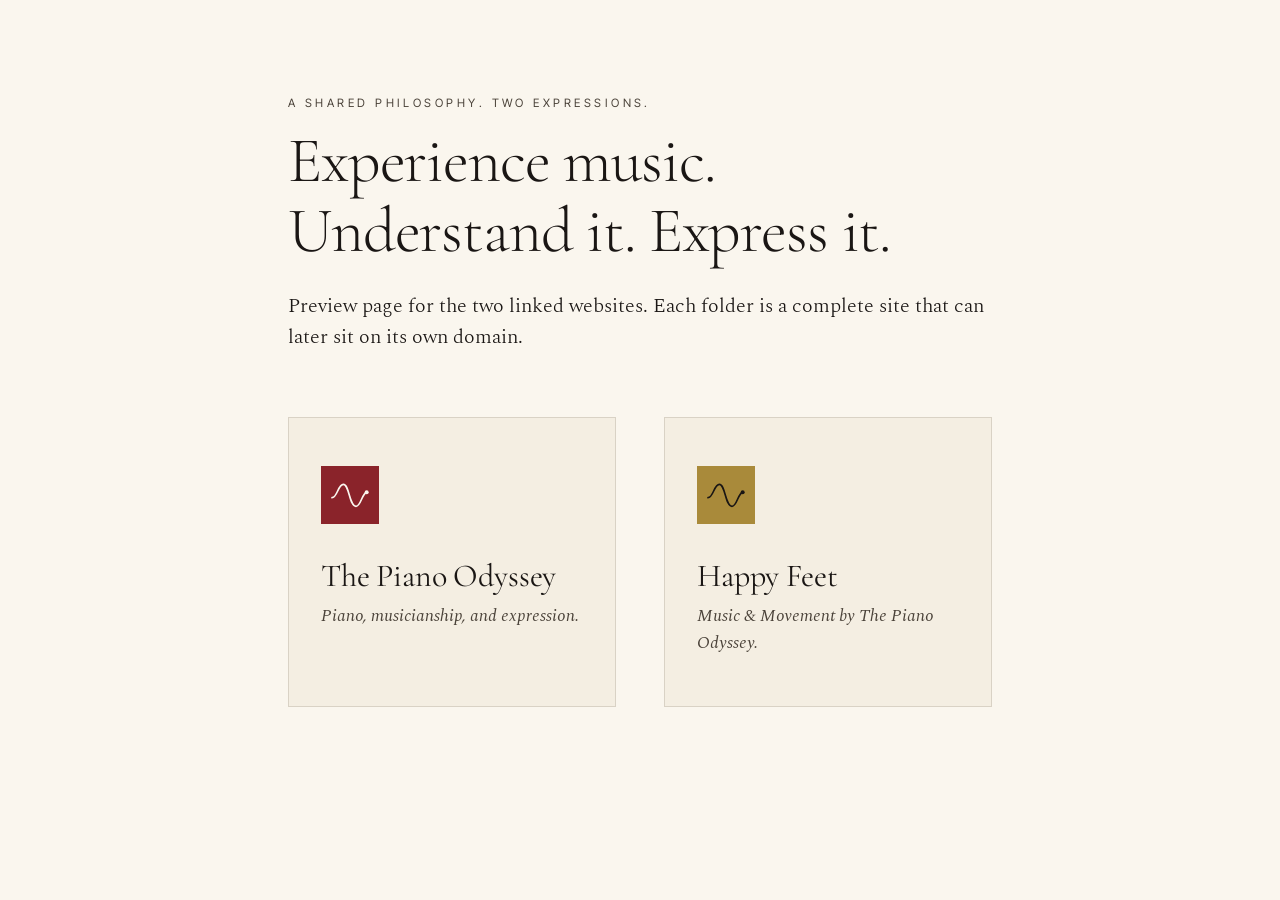
<file: index.html>
<!doctype html>
<html lang="en-SG">
<head>
  <meta charset="utf-8">
  <meta name="viewport" content="width=device-width, initial-scale=1">
  <title>The Piano Odyssey &amp; Happy Feet</title>
  <meta name="robots" content="noindex">
  <link rel="icon" href="piano-odyssey/assets/img/favicon.svg" type="image/svg+xml">
  <link rel="preconnect" href="https://fonts.googleapis.com">
  <link rel="preconnect" href="https://fonts.gstatic.com" crossorigin>
  <link rel="stylesheet" href="https://fonts.googleapis.com/css2?family=Cormorant+Garamond:ital,wght@0,300;0,400;0,500;0,600;1,400;1,500&family=Inter+Tight:wght@400;500&family=Spectral:ital,wght@0,300;0,400;0,500;1,300;1,400&display=swap">
  <link rel="stylesheet" href="piano-odyssey/assets/css/base.css">
  <style>
    .door {
      display: block;
      text-decoration: none;
      background: var(--bone-100);
      border: 1px solid var(--rule-soft);
      padding: var(--s5) var(--s4);
    }
    .door h2 { font: 400 2rem var(--display); margin-bottom: var(--s1); }
    .door p { font-style: italic; color: var(--ink-700); }
    .door svg { width: 58px; height: 58px; padding: 9px; margin-bottom: var(--s4); background: var(--oxblood); color: var(--bone-50); stroke-width: 5; }
    .door.feet svg { background: var(--gold); color: var(--ink-900); }
    .door:hover { border-color: var(--ink-500); }
    main.section { border-top: 0; }
  </style>
</head>
<body>
  <main class="section">
    <div class="wrap">
      <p class="eyebrow">A shared philosophy. Two expressions.</p>
      <h1>Experience music. Understand it. Express it.</h1>
      <p class="lede" style="margin-bottom: var(--s6);">Preview page for the two linked websites. Each folder is a complete site that can later sit on its own domain.</p>
      <div class="columns-2">
        <a class="door odyssey" href="piano-odyssey/index.html">
          <svg viewBox="0 0 120 80" aria-hidden="true" fill="none" stroke="currentColor" stroke-width="6" stroke-linecap="round"><path d="M6 48 C22 48 24 8 40 8 C58 8 58 74 78 74 C93 74 95 36 110 32"/><circle cx="110" cy="32" r="6" fill="currentColor" stroke="none"/></svg>
          <h2>The Piano Odyssey</h2>
          <p>Piano, musicianship, and expression.</p>
        </a>
        <a class="door feet" href="happy-feet/index.html">
          <svg viewBox="0 0 120 80" aria-hidden="true" fill="none" stroke="currentColor" stroke-width="6" stroke-linecap="round"><path d="M6 48 C22 48 24 8 40 8 C58 8 58 74 78 74 C93 74 95 36 110 32"/><circle cx="110" cy="32" r="6" fill="currentColor" stroke="none"/></svg>
          <h2>Happy Feet</h2>
          <p>Music &amp; Movement by The Piano Odyssey.</p>
        </a>
      </div>
    </div>
  </main>
</body>
</html>
</file>
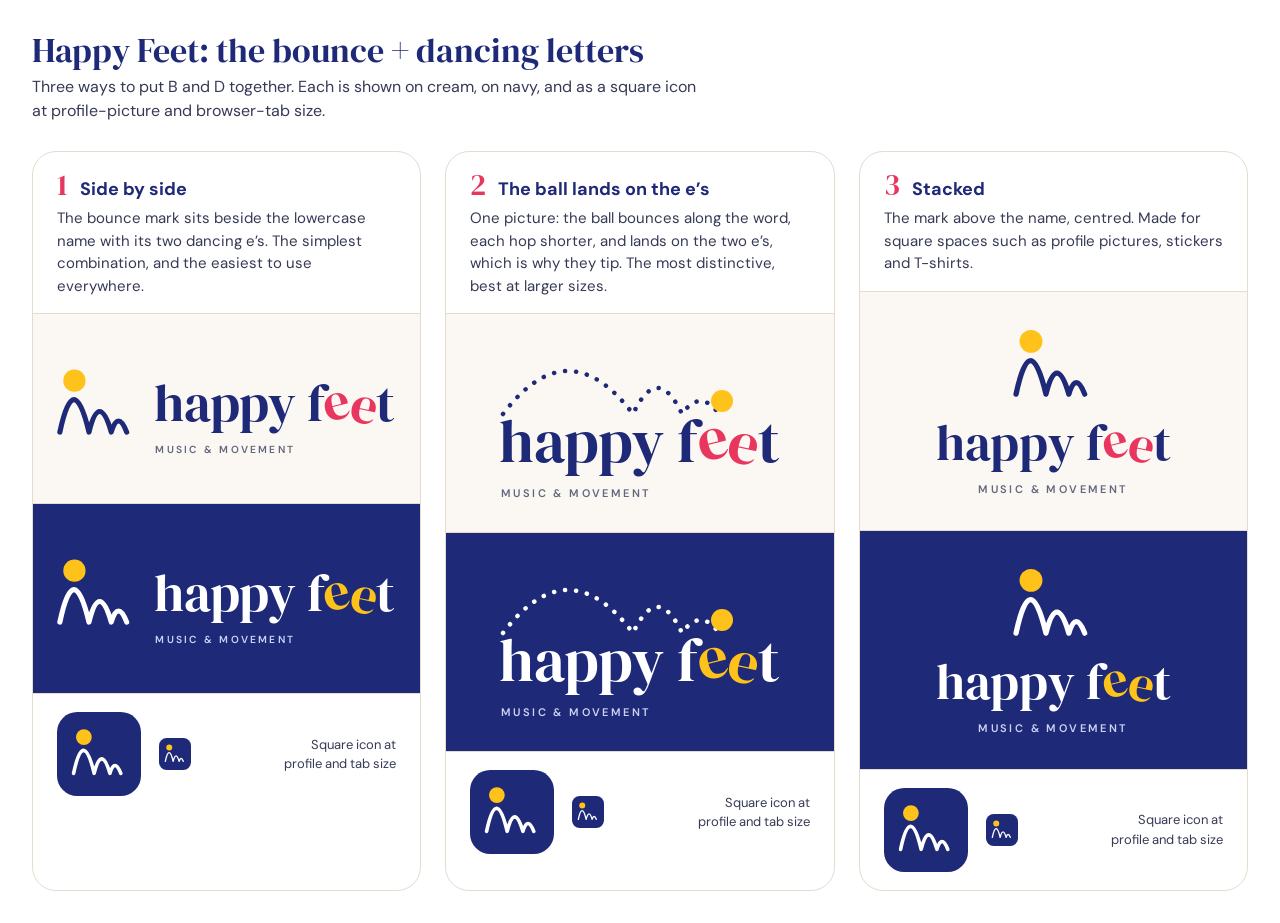
<file: brand/happy-feet-logo-b-plus-d.html>
<!doctype html>
<html lang="en">
<head>
<meta charset="utf-8">
<meta name="viewport" content="width=device-width, initial-scale=1">
<title>Happy Feet logo: bounce + dancing letters</title>
<link rel="preconnect" href="https://fonts.googleapis.com">
<link rel="preconnect" href="https://fonts.gstatic.com" crossorigin>
<link rel="stylesheet" href="https://fonts.googleapis.com/css2?family=DM+Serif+Display&family=DM+Sans:opsz,wght@9..40,400;9..40,600;9..40,700&display=swap">
<style>
  :root { --navy:#1E2A78; --sun:#FFC21A; --rose:#E8365F; --cream:#FBF7F2; --line:#E4DCCF; --ink:#363A55; }
  * { box-sizing: border-box; }
  body { margin: 0; background: #fff; color: var(--ink); font: 400 16px/1.5 "DM Sans", system-ui, sans-serif; padding: 32px; }
  h1 { font: 400 34px/1.1 "DM Serif Display", Georgia, serif; color: var(--navy); margin: 0 0 6px; }
  .intro { margin: 0 0 28px; max-width: 62ch; }
  .grid { display: grid; grid-template-columns: repeat(3, 1fr); gap: 24px; max-width: 1380px; }
  .opt { border: 1px solid var(--line); border-radius: 24px; overflow: hidden; background: #fff; }
  .opt header { display: flex; align-items: baseline; gap: 12px; padding: 18px 24px 0; }
  .letter { font: 400 30px/1 "DM Serif Display", Georgia, serif; color: var(--rose); }
  .name { font-weight: 700; color: var(--navy); font-size: 18px; }
  .why { padding: 4px 24px 16px; margin: 0; font-size: 15px; min-height: 86px; }
  .stage { display: flex; align-items: center; justify-content: center; padding: 30px 20px; background: var(--cream); border-top: 1px solid var(--line); min-height: 190px; }
  .stage.dark { background: var(--navy); }
  .stage svg { max-width: 100%; height: auto; }
  .icons { display: flex; align-items: center; gap: 18px; padding: 18px 24px; border-top: 1px solid var(--line); font-size: 13px; }
  .icons span { margin-left: auto; text-align: right; }
  @media (max-width: 1000px) { .grid { grid-template-columns: 1fr; } body { padding: 18px; } }
</style>
</head>
<body>
<h1>Happy Feet: the bounce + dancing letters</h1>
<p class="intro">Three ways to put B and D together. Each is shown on cream, on navy, and as a square icon at profile-picture and browser-tab size.</p>
<div class="grid" id="grid"></div>

<script>
const N = '#1E2A78', S = '#FFC21A', R = '#E8365F', W = '#FFFFFF', TAG = '#63677E', TAGD = '#CDD4F3';
const SERIF = "'DM Serif Display', Georgia, serif", SANS = "'DM Sans', system-ui, sans-serif";
const NS = 'http://www.w3.org/2000/svg';

// Measures a string in the logo typeface so letters can be placed one by one.
const probe = document.createElementNS(NS, 'svg');
probe.setAttribute('width', 0); probe.setAttribute('height', 0);
probe.style.position = 'absolute';
document.body.appendChild(probe);
function width(text, size) {
  const t = document.createElementNS(NS, 'text');
  t.setAttribute('font-family', SERIF); t.setAttribute('font-size', size);
  t.textContent = text.replace(/ /g, ' ');
  probe.appendChild(t);
  const w = t.getComputedTextLength();
  t.remove();
  return w;
}

// "happy feet" with the two e's tilted like a dancing pair.
// Returns the drawing plus where each e sits, so a ball can land on them.
function wordmark(x, baseline, size, ink, e1, e2) {
  const parts = [['happy f', ink, 0, 0], ['e', e1, -14, -0.05], ['e', e2, 12, 0.03], ['t', ink, 0, 0]];
  let cx = x, out = '', es = [];
  for (const [txt, fill, rot, dy] of parts) {
    const w = width(txt, size);
    const y = baseline + dy * size;
    const mid = cx + w / 2;
    const tr = rot ? ` transform="rotate(${rot} ${mid} ${y - size * 0.24})"` : '';
    out += `<text x="${cx}" y="${y}" font-family="${SERIF}" font-size="${size}" fill="${fill}"${tr}>${txt.replace(/ /g, '&#160;')}</text>`;
    if (txt === 'e') es.push(mid);
    cx += w;
  }
  return { svg: out, end: cx, es };
}

const tagline = (x, y, fill, anchor = 'start') =>
  `<text x="${x}" y="${y}" font-family="${SANS}" font-weight="600" font-size="11" letter-spacing="2.4" fill="${fill}" text-anchor="${anchor}">MUSIC &amp; MOVEMENT</text>`;

// The bounce mark from direction B, drawn in a 100 x 100 box.
const bounce = (ink, ball) => `
  <path d="M8 82 Q24 6 42 82 Q54 34 68 82 Q76 56 86 82" fill="none" stroke="${ink}" stroke-width="6" stroke-linecap="round" stroke-linejoin="round"/>
  <circle cx="25" cy="22" r="13" fill="${ball}"/>`;
const tile = (size) => `<svg width="${size}" height="${size}" viewBox="0 0 100 100"><rect width="100" height="100" rx="24" fill="${N}"/><g transform="translate(14 14) scale(0.72)">${bounce(W, S)}</g></svg>`;

// 1. Mark beside the word.
function sideBySide(dark) {
  const ink = dark ? W : N, e = dark ? S : R;
  const wm = wordmark(108, 66, 56, ink, e, e);
  return `<svg width="${Math.ceil(wm.end + 6)}" height="106" viewBox="0 0 ${Math.ceil(wm.end + 6)} 106">
    <g transform="translate(0 2) scale(0.92)">${bounce(ink, S)}</g>${wm.svg}${tagline(110, 100, dark ? TAGD : TAG)}</svg>`;
}

// 2. The ball bounces along the word and lands on the two e's, tipping them.
function landing(dark) {
  const ink = dark ? W : N, e = dark ? S : R;
  const size = 60, base = 118, x0 = 12;
  const wm = wordmark(x0, base, size, ink, e, e);
  const top = base - size * 0.80;                      // just above the tall letters
  const a = x0 + 4, b = x0 + width('happ', size), c = x0 + width('happy f', size) - 16, d = wm.es[0] + 6;
  const hop = (p, q, h) => `Q${(p + q) / 2} ${top - h} ${q} ${top}`;
  const trail = `M${a} ${top} ${hop(a, b, 86)} ${hop(b, c, 52)} ${hop(c, d, 26)}`;
  const w = Math.ceil(wm.end + 12);
  return `<svg width="${w}" height="158" viewBox="0 0 ${w} 158">
    <path d="${trail}" fill="none" stroke="${ink}" stroke-width="4.5" stroke-linecap="round" stroke-linejoin="round" stroke-dasharray="0.1 11"/>
    <circle cx="${d + 3}" cy="${top - 13}" r="11" fill="${S}"/>
    ${wm.svg}${tagline(x0 + 2, 153, dark ? TAGD : TAG)}</svg>`;
}

// 3. Stacked: mark above the word, for square spaces.
function stacked(dark) {
  const ink = dark ? W : N, e = dark ? S : R;
  const size = 50;
  const total = width('happy feet', size);
  const wm = wordmark(10, 138, size, ink, e, e);
  const w = Math.ceil(total + 20);
  return `<svg width="${w}" height="178" viewBox="0 0 ${w} 178">
    <g transform="translate(${w / 2 - 44} 0) scale(0.88)">${bounce(ink, S)}</g>${wm.svg}${tagline(w / 2, 171, dark ? TAGD : TAG, 'middle')}</svg>`;
}

const options = [
  { letter: '1', name: 'Side by side', draw: sideBySide,
    why: 'The bounce mark sits beside the lowercase name with its two dancing e’s. The simplest combination, and the easiest to use everywhere.' },
  { letter: '2', name: 'The ball lands on the e’s', draw: landing,
    why: 'One picture: the ball bounces along the word, each hop shorter, and lands on the two e’s, which is why they tip. The most distinctive, best at larger sizes.' },
  { letter: '3', name: 'Stacked', draw: stacked,
    why: 'The mark above the name, centred. Made for square spaces such as profile pictures, stickers and T-shirts.' },
];

document.fonts.ready.then(() => {
  document.getElementById('grid').innerHTML = options.map(o => `
    <section class="opt">
      <header><span class="letter">${o.letter}</span><span class="name">${o.name}</span></header>
      <p class="why">${o.why}</p>
      <div class="stage">${o.draw(false)}</div>
      <div class="stage dark">${o.draw(true)}</div>
      <div class="icons">${tile(84)}${tile(32)}<span>Square icon at<br>profile and tab size</span></div>
    </section>`).join('');
  document.body.dataset.ready = '1';
});
</script>
</body>
</html>
</file>
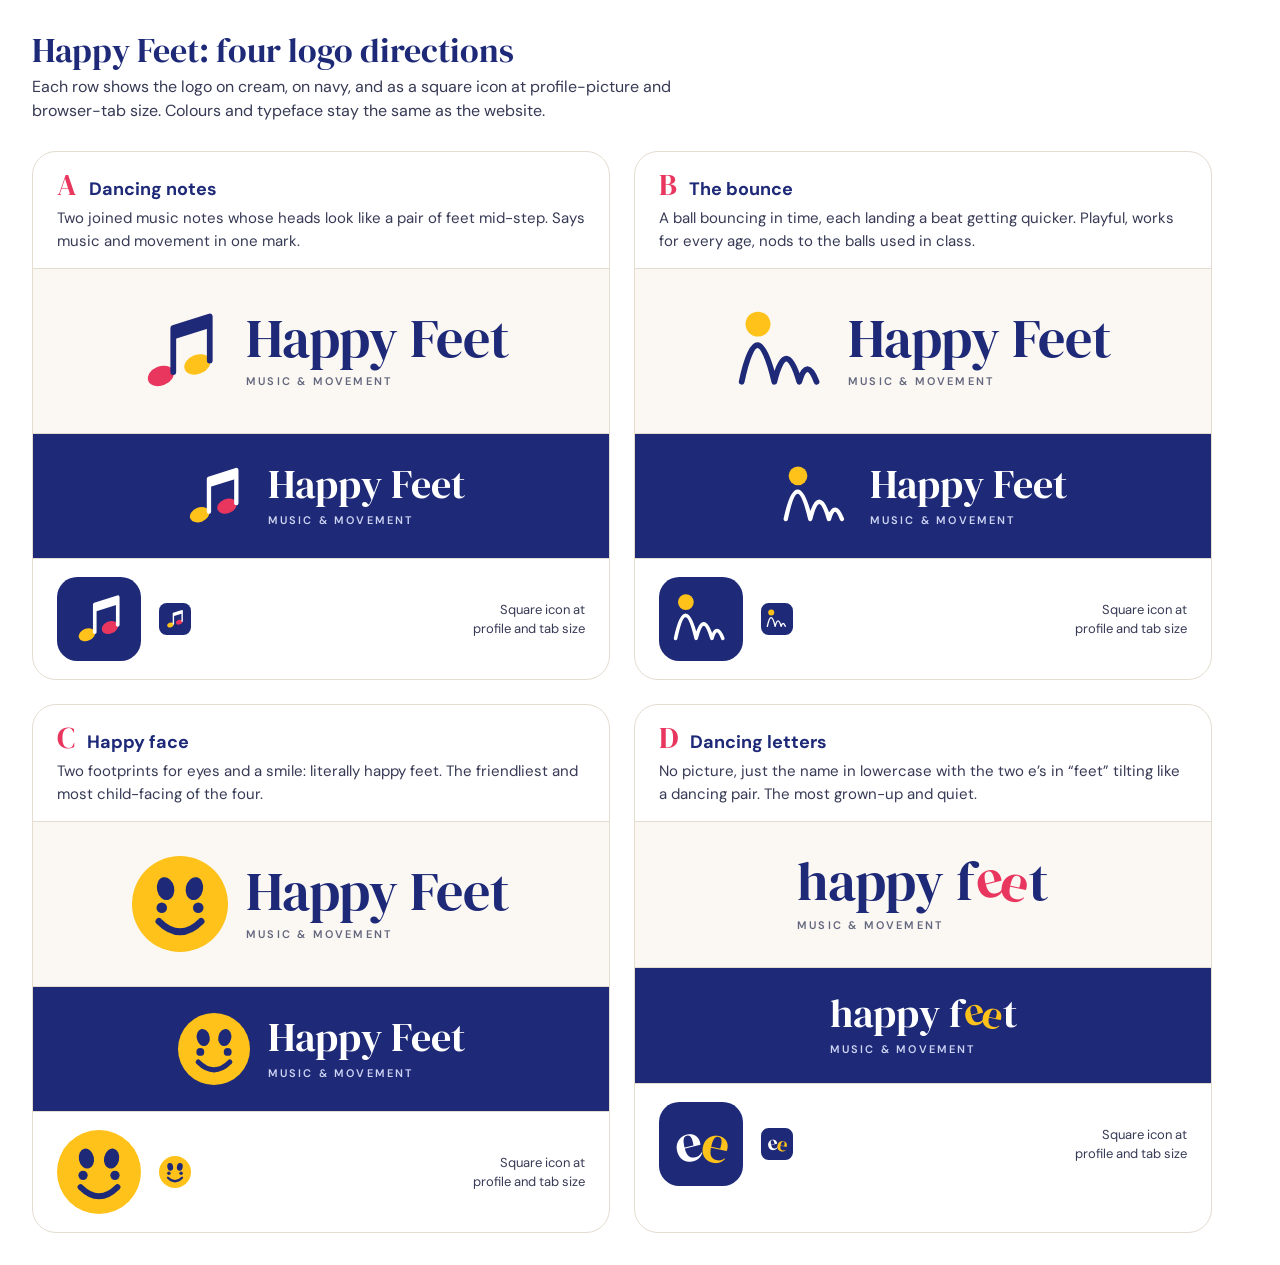
<file: brand/happy-feet-logo-options.html>
<!doctype html>
<html lang="en">
<head>
<meta charset="utf-8">
<meta name="viewport" content="width=device-width, initial-scale=1">
<title>Happy Feet logo options</title>
<link rel="preconnect" href="https://fonts.googleapis.com">
<link rel="preconnect" href="https://fonts.gstatic.com" crossorigin>
<link rel="stylesheet" href="https://fonts.googleapis.com/css2?family=DM+Serif+Display&family=DM+Sans:opsz,wght@9..40,400;9..40,600;9..40,700&display=swap">
<style>
  :root { --navy:#1E2A78; --navy9:#0F1640; --sun:#FFC21A; --rose:#E8365F; --cream:#FBF7F2; --line:#E4DCCF; --ink:#363A55; }
  * { box-sizing: border-box; }
  body { margin: 0; background: #fff; color: var(--ink); font: 400 16px/1.5 "DM Sans", system-ui, sans-serif; padding: 32px; }
  h1 { font: 400 34px/1.1 "DM Serif Display", Georgia, serif; color: var(--navy); margin: 0 0 6px; }
  .intro { margin: 0 0 28px; max-width: 60ch; }
  .grid { display: grid; grid-template-columns: repeat(2, 1fr); gap: 24px; max-width: 1180px; }
  .opt { border: 1px solid var(--line); border-radius: 24px; overflow: hidden; background: #fff; }
  .opt header { display: flex; align-items: baseline; gap: 12px; padding: 18px 24px 0; }
  .letter { font: 400 30px/1 "DM Serif Display", Georgia, serif; color: var(--rose); }
  .name { font-weight: 700; color: var(--navy); font-size: 18px; }
  .why { padding: 4px 24px 16px; margin: 0; font-size: 15px; }
  .stage { display: flex; align-items: center; justify-content: center; padding: 34px 20px; background: var(--cream); border-top: 1px solid var(--line); }
  .stage.dark { background: var(--navy); padding: 26px 20px; }
  .icons { display: flex; align-items: center; gap: 18px; padding: 18px 24px; border-top: 1px solid var(--line); font-size: 13px; }
  .icons span { margin-left: auto; text-align: right; }
  .lock { display: flex; align-items: center; gap: 18px; }
  .lock svg { flex: none; }
  .word { font: 400 54px/0.95 "DM Serif Display", Georgia, serif; color: var(--navy); white-space: nowrap; }
  .tag { display: block; font: 600 11px/1.4 "DM Sans", sans-serif; letter-spacing: 0.2em; text-transform: uppercase; color: #63677E; margin-top: 10px; }
  .dark .word { color: #fff; }
  .dark .tag { color: #CDD4F3; }
  .dark .word { font-size: 40px; }
  .ee { display: inline-block; }
  @media (max-width: 860px) { .grid { grid-template-columns: 1fr; } body { padding: 18px; } .word { font-size: 44px; } }
</style>
</head>
<body>
<h1>Happy Feet: four logo directions</h1>
<p class="intro">Each row shows the logo on cream, on navy, and as a square icon at profile-picture and browser-tab size. Colours and typeface stay the same as the website.</p>
<div class="grid" id="grid"></div>
<script>
const N = '#1E2A78', S = '#FFC21A', R = '#E8365F', W = '#FFFFFF';

// A: two beamed notes whose heads step like a pair of feet.
const notes = (ink, a, b) => `
  <ellipse cx="30" cy="76" rx="14" ry="10" transform="rotate(-22 30 76)" fill="${a}"/>
  <ellipse cx="68" cy="64" rx="14" ry="10" transform="rotate(-22 68 64)" fill="${b}"/>
  <path d="M43 72 V26 L81 14 V60" fill="none" stroke="${ink}" stroke-width="6" stroke-linejoin="round" stroke-linecap="round"/>
  <path d="M43 26 L81 14 V26 L43 38 Z" fill="${ink}"/>`;

// B: a ball bouncing in time, each landing a beat.
const bounce = (ink, ball) => `
  <path d="M8 82 Q24 6 42 82 Q54 34 68 82 Q76 56 86 82" fill="none" stroke="${ink}" stroke-width="6" stroke-linecap="round" stroke-linejoin="round"/>
  <circle cx="25" cy="22" r="13" fill="${ball}"/>`;

// C: two footprints and a smile.
const smile = (ink) => `
  <ellipse cx="35" cy="34" rx="9" ry="12" transform="rotate(-12 35 34)" fill="${ink}"/>
  <circle cx="31" cy="54" r="5.5" fill="${ink}"/>
  <ellipse cx="65" cy="34" rx="9" ry="12" transform="rotate(12 65 34)" fill="${ink}"/>
  <circle cx="69" cy="54" r="5.5" fill="${ink}"/>
  <path d="M28 68 Q50 90 72 68" fill="none" stroke="${ink}" stroke-width="7" stroke-linecap="round"/>`;

const svg = (inner, size, extra = '') => `<svg width="${size}" height="${size}" viewBox="0 0 100 100" ${extra}>${inner}</svg>`;
const tile = (inner, size, bg) => `<svg width="${size}" height="${size}" viewBox="0 0 100 100"><rect width="100" height="100" rx="24" fill="${bg}"/><g transform="translate(14 14) scale(0.72)">${inner}</g></svg>`;
const circleTile = (inner, size, bg) => `<svg width="${size}" height="${size}" viewBox="0 0 100 100"><circle cx="50" cy="50" r="50" fill="${bg}"/>${inner}</svg>`;
const word = (html = 'Happy Feet') => `<div><div class="word">${html}</div><span class="tag">Music &amp; movement</span></div>`;
const ee = (c1, c2) => `happy f<span class="ee" style="color:${c1};transform:translateY(-0.05em) rotate(-14deg)">e</span><span class="ee" style="color:${c2};transform:translateY(0.03em) rotate(12deg)">e</span>t`;
const eeTile = (size) => `<svg width="${size}" height="${size}" viewBox="0 0 100 100"><rect width="100" height="100" rx="24" fill="${N}"/><g font-family="'DM Serif Display', Georgia, serif" font-size="64" text-anchor="middle"><text x="34" y="70" fill="${W}" transform="rotate(-14 34 50)">e</text><text x="68" y="72" fill="${S}" transform="rotate(12 68 50)">e</text></g></svg>`;

const options = [
  { letter: 'A', name: 'Dancing notes',
    why: 'Two joined music notes whose heads look like a pair of feet mid-step. Says music and movement in one mark.',
    light: `<div class="lock">${svg(notes(N, R, S), 96)}${word()}</div>`,
    dark: `<div class="lock">${svg(notes(W, S, R), 72)}${word()}</div>`,
    icons: tile(notes(W, S, R), 84, N) + tile(notes(W, S, R), 32, N) },
  { letter: 'B', name: 'The bounce',
    why: 'A ball bouncing in time, each landing a beat getting quicker. Playful, works for every age, nods to the balls used in class.',
    light: `<div class="lock">${svg(bounce(N, S), 96)}${word()}</div>`,
    dark: `<div class="lock">${svg(bounce(W, S), 72)}${word()}</div>`,
    icons: tile(bounce(W, S), 84, N) + tile(bounce(W, S), 32, N) },
  { letter: 'C', name: 'Happy face',
    why: 'Two footprints for eyes and a smile: literally happy feet. The friendliest and most child-facing of the four.',
    light: `<div class="lock">${circleTile(smile(N), 96, S)}${word()}</div>`,
    dark: `<div class="lock">${circleTile(smile(N), 72, S)}${word()}</div>`,
    icons: circleTile(smile(N), 84, S) + circleTile(smile(N), 32, S) },
  { letter: 'D', name: 'Dancing letters',
    why: 'No picture, just the name in lowercase with the two e’s in “feet” tilting like a dancing pair. The most grown-up and quiet.',
    light: `<div class="lock">${word(ee(R, R))}</div>`,
    dark: `<div class="lock">${word(ee(S, S))}</div>`,
    icons: eeTile(84) + eeTile(32) },
];

document.getElementById('grid').innerHTML = options.map(o => `
  <section class="opt">
    <header><span class="letter">${o.letter}</span><span class="name">${o.name}</span></header>
    <p class="why">${o.why}</p>
    <div class="stage">${o.light}</div>
    <div class="stage dark">${o.dark}</div>
    <div class="icons">${o.icons}<span>Square icon at<br>profile and tab size</span></div>
  </section>`).join('');
</script>
</body>
</html>
</file>
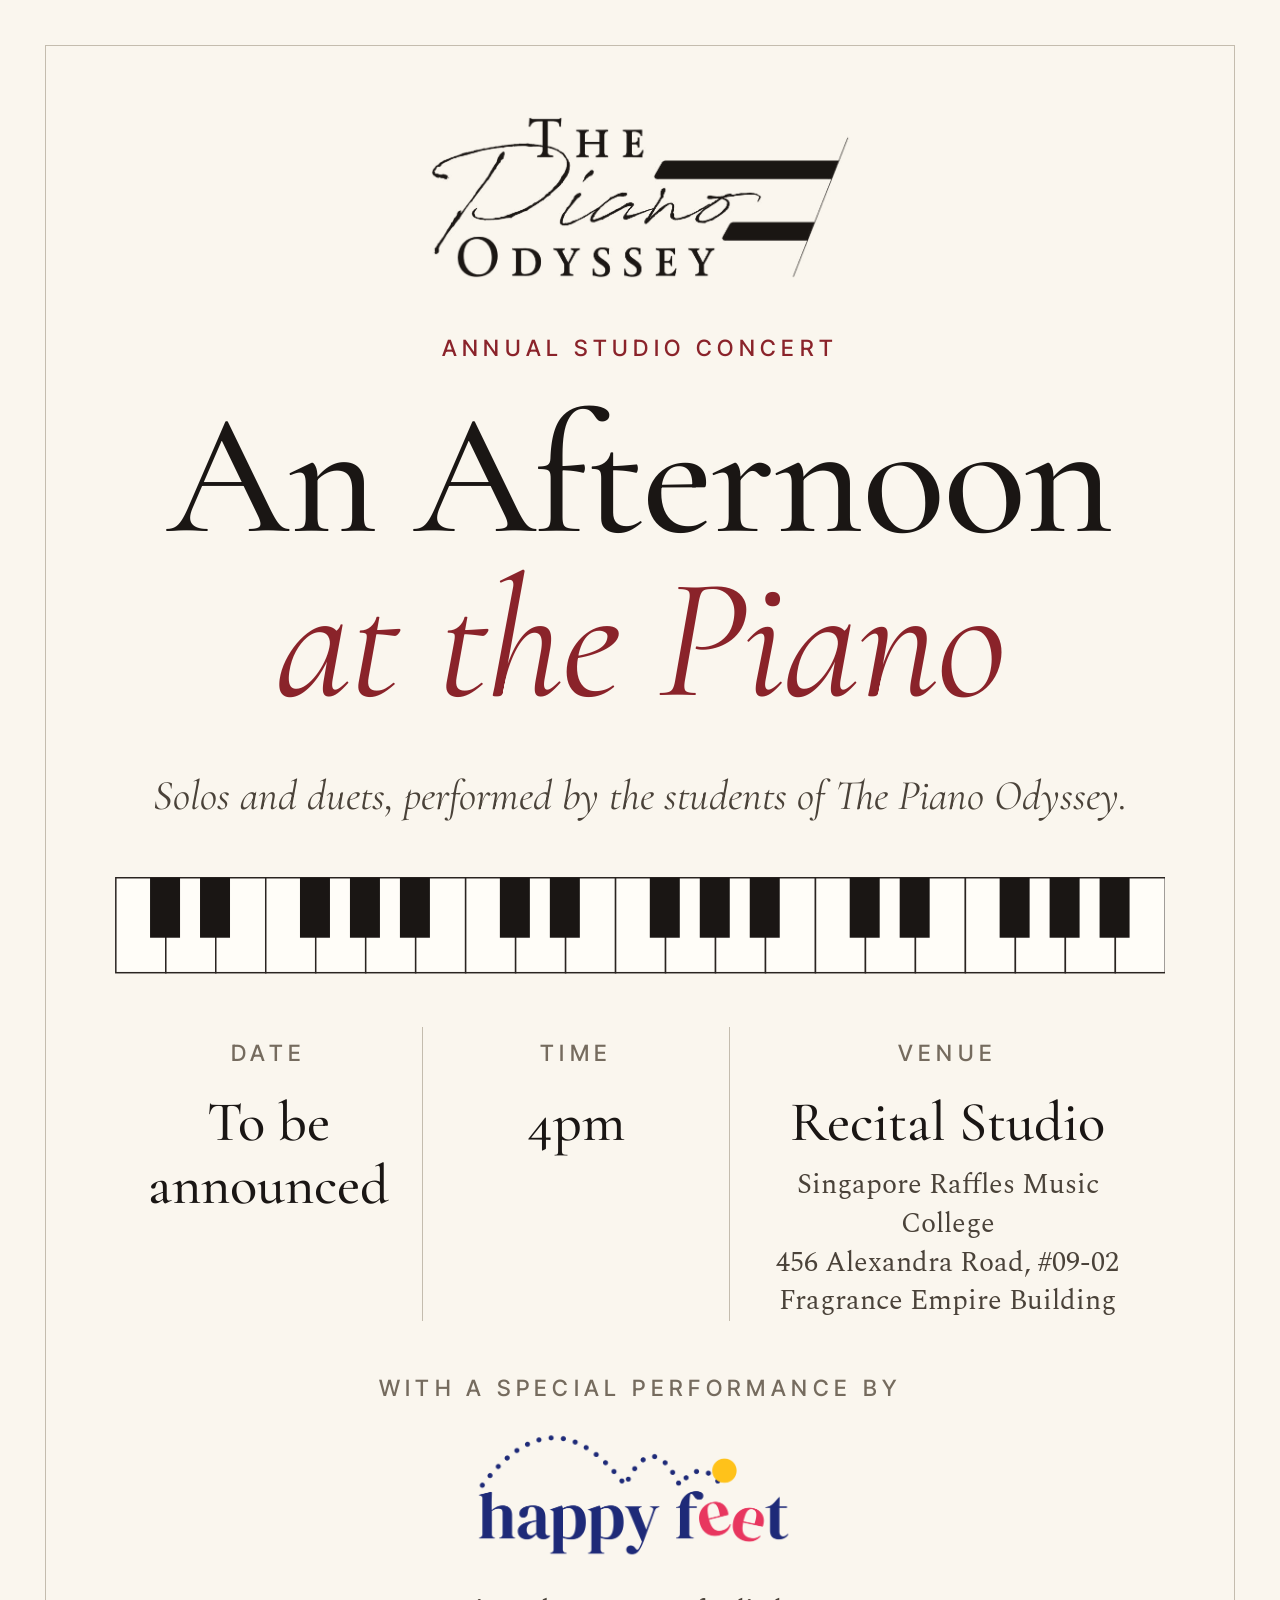
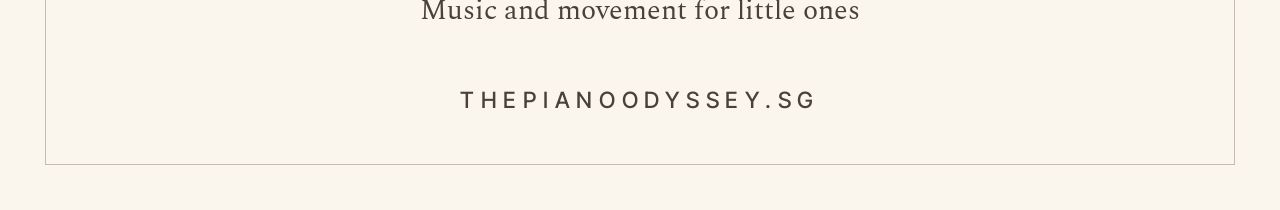
<file: brand/posters/studio-concert.html>
<!doctype html>
<html lang="en-SG">
<head>
<meta charset="utf-8">
<title>The Piano Odyssey annual studio concert</title>
<!-- A4 poster. Everything is sized from the sheet width, so it prints sharp at any size. -->
<link rel="preconnect" href="https://fonts.googleapis.com">
<link rel="preconnect" href="https://fonts.gstatic.com" crossorigin>
<link rel="stylesheet" href="https://fonts.googleapis.com/css2?family=Cormorant+Garamond:ital,wght@0,400;0,500;0,600;1,400;1,500&family=Inter+Tight:wght@400;500;600&family=Spectral:ital,wght@0,400;1,400&display=swap">
<style>
  :root {
    --ink-900: #1a1614; --ink-800: #2a2421; --ink-700: #4a4239; --ink-500: #756b5e; --ink-300: #c4bcae;
    --bone-50: #faf6ee; --oxblood: #8a232a; --gold: #a98a3a;
    --display: "Cormorant Garamond", Garamond, Georgia, serif;
    --serif: "Spectral", Georgia, serif;
    --ui: "Inter Tight", "Helvetica Neue", Arial, sans-serif;
    --u: 1vw;
  }
  @page { size: A4; margin: 0; }
  * { box-sizing: border-box; }
  html, body { margin: 0; }
  body {
    background: var(--bone-50);
    color: var(--ink-800);
    font: 400 calc(var(--u) * 2.6)/1.45 var(--serif);
    -webkit-font-smoothing: antialiased;
    -webkit-print-color-adjust: exact; print-color-adjust: exact;
  }
  .sheet {
    position: relative;
    width: 100vw;
    height: calc(100vw * 1.4142);
    padding: calc(var(--u) * 9) calc(var(--u) * 9) calc(var(--u) * 7.5);
    display: flex;
    flex-direction: column;
    justify-content: space-between;
    align-items: center;
    text-align: center;
    overflow: hidden;
  }
  .sheet::before {
    content: "";
    position: absolute;
    inset: calc(var(--u) * 3.5);
    border: 1px solid var(--ink-300);
    pointer-events: none;
  }

  .label {
    font: 500 calc(var(--u) * 1.75)/1.3 var(--ui);
    letter-spacing: 0.24em; text-transform: uppercase;
    color: var(--ink-500); margin: 0;
  }

  .tpo { width: calc(var(--u) * 33); display: block; mix-blend-mode: multiply; }

  .title .label { color: var(--oxblood); }
  h1 {
    font: 500 calc(var(--u) * 13.5)/0.95 var(--display);
    letter-spacing: -0.01em;
    color: var(--ink-900);
    margin: calc(var(--u) * 2.5) 0 0;
  }
  h1 em { display: block; font-weight: 400; color: var(--oxblood); }
  .lede {
    font: italic 400 calc(var(--u) * 3.3)/1.35 var(--display);
    color: var(--ink-700);
    margin: calc(var(--u) * 3.5) 0 0;
  }

  .keys { display: block; width: 100%; height: auto; }

  .facts {
    list-style: none; margin: 0; padding: 0; width: 100%;
    display: flex; align-items: stretch;
  }
  .facts li { flex: 1; padding: 0 calc(var(--u) * 2); }
  .facts li + li { border-left: 1px solid var(--ink-300); }
  .facts li.venue { flex: 1.5; }
  .facts strong {
    display: block;
    font: 500 calc(var(--u) * 4.4)/1.12 var(--display);
    color: var(--ink-900);
    margin-top: calc(var(--u) * 1.2);
  }

  .facts .sub { display: block; font-size: calc(var(--u) * 2.15); line-height: 1.4; color: var(--ink-700); margin-top: calc(var(--u) * 1); }
  .guest .label { margin-bottom: calc(var(--u) * 1.6); }
  .guest img { width: calc(var(--u) * 27); display: block; margin: 0 auto; }
  .guest p.note { font-size: calc(var(--u) * 2.2); color: var(--ink-700); margin: calc(var(--u) * 1) 0 0; }

  .foot { color: var(--ink-700); letter-spacing: 0.3em; }
</style>
</head>
<body>
<div class="sheet">
  <img class="tpo" src="../../piano-odyssey/assets/img/the-piano-odyssey-logo.png" alt="The Piano Odyssey">

  <div class="title">
    <p class="label">Annual studio concert</p>
    <h1>An Afternoon <em>at the Piano</em></h1>
    <p class="lede">Solos and duets, performed by the students of The Piano Odyssey.</p>
  </div>

  <svg class="keys" id="keys" viewBox="0 0 840 78" aria-hidden="true"></svg>

  <ul class="facts">
    <li><span class="label">Date</span><strong>To be announced</strong></li>
    <li><span class="label">Time</span><strong>4pm</strong></li>
    <li class="venue"><span class="label">Venue</span><strong>Recital Studio</strong><span class="sub">Singapore Raffles Music College<br>456 Alexandra Road, #09-02<br>Fragrance Empire Building</span></li>
  </ul>

  <div class="guest">
    <p class="label">With a special performance by</p>
    <img src="../happy-feet-logo-pack/happy-feet-logo-colour.png" alt="Happy Feet">
    <p class="note">Music and movement for little ones</p>
  </div>

  <p class="label foot">thepianoodyssey.sg</p>
</div>

<script>
  // Three octaves of keys, drawn rather than typed out.
  var ns = "http://www.w3.org/2000/svg", svg = document.getElementById("keys"), w = 40;
  function rect(x, y, width, height, fill, stroke) {
    var r = document.createElementNS(ns, "rect");
    r.setAttribute("x", x); r.setAttribute("y", y);
    r.setAttribute("width", width); r.setAttribute("height", height);
    r.setAttribute("fill", fill);
    if (stroke) { r.setAttribute("stroke", stroke); r.setAttribute("stroke-width", 1.2); }
    svg.appendChild(r);
  }
  for (var i = 0; i < 21; i++) rect(i * w + 0.6, 0.6, w, 76, "#fffdf8", "#2a2421");
  for (var j = 0; j < 21; j++) {
    var k = j % 7;
    if (k !== 2 && k !== 6 && j < 20) rect((j + 1) * w - 12, 0.6, 24, 48, "#1a1614");
  }
</script>
</body>
</html>
</file>
<file: piano-odyssey/assets/css/base.css>
/* The Piano Odyssey: foundation styles. Happy Feet has its own stylesheet
   and its own brand; changes here do not affect it.

   Style: warm paper, ink text, one seal-coloured accent, hairline rules,
   a single reading column. Display in Cormorant Garamond, text in Spectral,
   small letterspaced labels in Inter Tight. */

:root {
  /* Ink: primary text. Warm, never pure black. */
  --ink-900: #1a1614;
  --ink-800: #2a2421;
  --ink-700: #4a4239;
  --ink-500: #756b5e;
  --ink-300: #c4bcae;

  /* Bone: paper. Warm off-white, never #fff. */
  --bone-50: #faf6ee;
  --bone-100: #f4eee2;
  --bone-200: #ebe2cf;

  /* Oxblood: the seal accent. Aged gold: secondary accent. */
  --oxblood: #8a232a;
  --oxblood-dark: #6e1d22;
  --gold: #a98a3a;
  --gold-dark: #8a6f2a;

  --paper: var(--bone-50);
  --text: var(--ink-800);
  --accent: var(--oxblood);
  --seal: var(--oxblood);
  --seal-ink: var(--bone-50);
  --rule: var(--ink-300);
  --rule-soft: rgba(196, 188, 174, 0.55);

  --display: "Cormorant Garamond", "EB Garamond", Garamond, Georgia, serif;
  --serif: "Spectral", "Cormorant Garamond", Georgia, serif;
  --ui: "Inter Tight", Inter, -apple-system, "Helvetica Neue", Arial, sans-serif;

  --s1: 8px;
  --s2: 16px;
  --s3: 24px;
  --s4: 32px;
  --s5: 48px;
  --s6: 64px;
  --s7: 96px;

  --measure: 44rem;
  --measure-wide: 62rem;
  --frame: 75rem;
  --gutter: clamp(1.5rem, 4vw, 3rem);
}

*,
*::before,
*::after { box-sizing: border-box; }

html { scroll-behavior: smooth; -webkit-text-size-adjust: 100%; }

body {
  margin: 0;
  background: var(--paper);
  color: var(--text);
  font-family: var(--serif);
  font-size: 17px;
  line-height: 1.62;
  -webkit-font-smoothing: antialiased;
}

img, svg { max-width: 100%; height: auto; display: block; }

h1, h2, h3 { color: var(--ink-900); margin: 0 0 var(--s3); }
h1 {
  font-family: var(--display);
  font-weight: 300;
  font-size: clamp(2.6rem, 6vw, 4rem);
  line-height: 1.1;
  letter-spacing: -0.018em;
}
h1 em { font-style: italic; }
h2 {
  font-family: var(--serif);
  font-weight: 500;
  font-size: clamp(1.75rem, 3.4vw, 2.25rem);
  line-height: 1.15;
  letter-spacing: -0.005em;
}
h3 {
  font-family: var(--display);
  font-weight: 500;
  font-size: 1.5rem;
  line-height: 1.2;
  margin-bottom: var(--s1);
}

p { margin: 0 0 var(--s3); }
p:last-child { margin-bottom: 0; }

a {
  color: var(--ink-900);
  text-decoration-color: var(--ink-300);
  text-decoration-thickness: 1px;
  text-underline-offset: 4px;
}
a:hover { text-decoration-color: var(--accent); }

strong { font-weight: 500; color: var(--ink-900); }

:focus-visible { outline: 2px solid var(--accent); outline-offset: 4px; }

.skip-link {
  position: absolute;
  left: var(--s2);
  top: -100px;
  background: var(--ink-900);
  color: var(--bone-50);
  font: 400 0.75rem var(--ui);
  letter-spacing: 0.2em;
  text-transform: uppercase;
  padding: var(--s1) var(--s2);
  z-index: 100;
}
.skip-link:focus { top: var(--s2); }

.wrap {
  width: 100%;
  max-width: calc(var(--measure) + 2 * var(--gutter));
  margin: 0 auto;
  padding: 0 var(--gutter);
}

/* Small letterspaced label above a heading. */
.eyebrow {
  font: 400 0.72rem var(--ui);
  letter-spacing: 0.3em;
  text-transform: uppercase;
  color: var(--ink-700);
  margin: 0 0 var(--s2);
}

.lede {
  font-size: 1.25rem;
  font-weight: 300;
  line-height: 1.55;
  color: var(--ink-900);
}

/* ---------- Masthead ---------- */

.site-header .wrap {
  max-width: calc(var(--frame) + 2 * var(--gutter));
  display: flex;
  flex-wrap: wrap;
  align-items: center;
  justify-content: space-between;
}

.wordmark {
  display: flex;
  align-items: center;
  gap: 20px;
  text-decoration: none;
  color: var(--ink-900);
  padding: var(--s5) 0 var(--s4);
}
.wordmark svg {
  width: 58px;
  height: 58px;
  flex: none;
  background: var(--seal);
  color: var(--seal-ink);
  padding: 9px;
  stroke-width: 5;
}
.wordmark > span {
  display: flex;
  flex-direction: column;
  border-left: 1px solid var(--rule);
  padding: 6px 0 6px 20px;
}
.wordmark-name {
  font-family: var(--display);
  font-weight: 400;
  font-size: 2rem;
  line-height: 1.1;
  letter-spacing: -0.01em;
  white-space: nowrap;
}
.wordmark-tag {
  font: 400 0.62rem var(--ui);
  letter-spacing: 0.3em;
  text-transform: uppercase;
  color: var(--ink-500);
  margin-top: 6px;
  white-space: nowrap;
}
/* The first tag sits above the name, as a label. */
.wordmark-name + .wordmark-tag { order: -1; margin: 0 0 4px; }

.nav-toggle {
  display: none;
  background: none;
  border: 0;
  border-bottom: 1px solid var(--accent);
  color: var(--ink-900);
  font: 400 0.78rem var(--ui);
  letter-spacing: 0.22em;
  text-transform: uppercase;
  padding: 6px 0;
  cursor: pointer;
  flex: none;
}

.site-nav {
  flex-basis: 100%;
  border-bottom: 1px solid var(--rule);
  padding: 0 var(--s4) var(--s2);
}
.site-nav ul {
  display: flex;
  flex-wrap: wrap;
  align-items: baseline;
  gap: var(--s1) var(--s5);
  list-style: none;
  margin: 0;
  padding: 0;
}
.site-nav a,
.site-nav a.btn {
  display: inline-block;
  font: 400 0.78rem var(--ui);
  letter-spacing: 0.22em;
  text-transform: uppercase;
  text-decoration: none;
  color: var(--ink-900);
  background: none;
  border: 0;
  border-bottom: 1px solid transparent;
  padding: 0 0 5px;
}
.site-nav a:hover,
.site-nav a[aria-current="page"],
.site-nav a.btn { border-bottom-color: var(--accent); }
.site-nav a.sister {
  font: italic 400 1.1rem var(--display);
  letter-spacing: 0;
  text-transform: none;
  color: var(--ink-700);
}

/* ---------- Actions ---------- */

.btn {
  display: inline-block;
  background: var(--seal);
  color: var(--bone-50);
  font: 500 0.74rem var(--ui);
  letter-spacing: 0.22em;
  text-transform: uppercase;
  text-decoration: none;
  padding: 15px 22px 14px;
  border: 1px solid var(--seal);
  cursor: pointer;
  transition: background 0.2s ease, border-color 0.2s ease;
}
.btn:hover { background: var(--ink-900); border-color: var(--ink-900); }
.btn.ghost {
  background: none;
  color: var(--ink-900);
  border-color: transparent;
  border-bottom-color: var(--accent);
  padding-left: 0;
  padding-right: 0;
}
.btn.ghost:hover { background: none; border-color: transparent; border-bottom-color: var(--ink-900); }
.btn-row {
  display: flex;
  flex-wrap: wrap;
  align-items: center;
  gap: var(--s2) var(--s4);
  margin-top: var(--s4);
}

.text-link { font-style: italic; }

/* ---------- Sections ---------- */

.section { padding: var(--s7) 0; border-top: 1px solid var(--rule); }

/* Two even columns for forms, fees, and lists. Everything else is one column. */
.split > * + * { margin-top: var(--s4); }
.wrap.split.even {
  max-width: calc(var(--measure-wide) + 2 * var(--gutter));
  display: grid;
  grid-template-columns: 1fr 1fr;
  gap: var(--s6);
  align-items: start;
}
.split.even > * + * { margin-top: 0; }

/* Hero: the photograph leads, the statement follows. */
.hero { padding: 0 0 var(--s7); }
.hero .wrap {
  max-width: calc(var(--frame) + 2 * var(--gutter));
  display: flex;
  flex-direction: column-reverse;
}
.hero .wrap > * + * { margin-top: 0; }
.hero .wrap > div:first-child {
  width: 100%;
  max-width: var(--measure);
  margin: var(--s6) auto 0;
}
.hero .lede { font-style: italic; }
.hero .photo { padding: 0 var(--s4); }

.photo { margin: 0; }
.photo img { width: 100%; }
.photo figcaption {
  font: italic 400 0.95rem var(--display);
  color: var(--ink-500);
  margin-top: var(--s1);
}

.columns-3,
.columns-2 { display: grid; gap: var(--s5); }
.columns-3 { grid-template-columns: repeat(3, 1fr); }
.columns-2 { grid-template-columns: repeat(2, 1fr); }
.wrap.columns-3 { max-width: calc(var(--measure-wide) + 2 * var(--gutter)); }

.numbered .num {
  font: 400 0.72rem var(--ui);
  letter-spacing: 0.3em;
  color: var(--ink-500);
  display: block;
  margin-bottom: var(--s2);
}

/* Reading text. The opening paragraph is set as an italic lead with a drop cap. */
.prose p:first-child {
  font-size: 1.25rem;
  font-weight: 300;
  font-style: italic;
  line-height: 1.55;
  color: var(--ink-900);
}
.prose p:first-child::first-letter {
  font-family: var(--display);
  font-size: 3.4em;
  font-style: italic;
  font-weight: 400;
  float: left;
  line-height: 0.82;
  padding: 0.08em 0.1em 0 0;
}

.pullquote {
  font: italic 400 clamp(1.5rem, 2.8vw, 1.9rem) var(--display);
  line-height: 1.3;
  color: var(--ink-900);
  border-left: 1px solid var(--accent);
  padding-left: var(--s3);
  margin: var(--s5) 0 0;
}
.pullquote cite {
  display: block;
  font: 400 0.68rem var(--ui);
  letter-spacing: 0.24em;
  text-transform: uppercase;
  color: var(--ink-500);
  margin-top: var(--s2);
}

.service-list { list-style: none; margin: var(--s4) 0 0; padding: 0; }
.service-list > li { padding: var(--s4) 0; border-top: 1px solid var(--rule-soft); }
.service-list > li:last-child { padding-bottom: 0; }
.service-list h3 { margin-bottom: var(--s2); }

.note {
  font-style: italic;
  color: var(--ink-700);
  border-left: 1px solid var(--accent);
  padding-left: var(--s2);
}

.plain-list { margin: 0 0 var(--s3); padding-left: 1.2em; }
.plain-list li { margin-bottom: var(--s1); }

/* Link to the sister brand: a quiet panel on slightly darker paper. */
.sister-band {
  background: var(--bone-100);
  border: 1px solid var(--rule-soft);
  padding: var(--s5);
}
.sister-band > * + * { margin-top: var(--s4); }
.sister-band h2 { margin-bottom: var(--s2); }

/* ---------- Enquiry ---------- */

.form { display: grid; gap: var(--s3); }
.form .pair { display: grid; grid-template-columns: 1fr 1fr; gap: var(--s3); }
.field label {
  display: block;
  font: 400 0.68rem var(--ui);
  letter-spacing: 0.22em;
  text-transform: uppercase;
  color: var(--ink-700);
  margin-bottom: 4px;
}
.field .hint { letter-spacing: 0.08em; text-transform: none; color: var(--ink-500); }
.field input,
.field select,
.field textarea {
  width: 100%;
  font: 400 1.05rem var(--serif);
  color: var(--ink-900);
  background: transparent;
  border: 0;
  border-bottom: 1px solid var(--ink-500);
  border-radius: 0;
  padding: 8px 0;
}
.field textarea {
  min-height: 130px;
  resize: vertical;
  border: 1px solid var(--ink-300);
  border-bottom-color: var(--ink-500);
  padding: 10px 12px;
  margin-top: 4px;
}
.field input:focus-visible,
.field select:focus-visible,
.field textarea:focus-visible { outline-offset: 2px; }
.form-status {
  display: none;
  background: var(--bone-100);
  border-left: 1px solid var(--accent);
  padding: var(--s2) var(--s3);
  font-style: italic;
}
.form-status.show { display: block; }
.form-help { font-size: 0.92rem; font-style: italic; color: var(--ink-700); }

.contact-list { list-style: none; margin: 0; padding: 0; }
.contact-list li { padding: var(--s2) 0; border-top: 1px solid var(--rule-soft); }
.contact-list .label {
  display: block;
  font: 400 0.66rem var(--ui);
  letter-spacing: 0.28em;
  text-transform: uppercase;
  color: var(--ink-500);
  margin-bottom: 2px;
}

/* ---------- Footer ---------- */

.site-footer {
  border-top: 1px solid var(--rule);
  padding: var(--s5) 0 var(--s6);
  font: 400 0.78rem var(--ui);
  letter-spacing: 0.06em;
  color: var(--ink-700);
}
.site-footer .wrap { max-width: calc(var(--frame) + 2 * var(--gutter)); }
.site-footer .wordmark { padding: 0; }
.site-footer .wordmark-name { font-size: 1.5rem; }
.site-footer .wordmark svg { width: 44px; height: 44px; padding: 7px; }
.site-footer p { font: italic 400 1rem var(--display); letter-spacing: 0; color: var(--ink-500); }
.footer-grid {
  display: grid;
  grid-template-columns: 5fr 3fr 4fr;
  gap: var(--s5);
  padding-bottom: var(--s5);
}
.footer-grid h3 {
  font: 400 0.66rem var(--ui);
  letter-spacing: 0.28em;
  text-transform: uppercase;
  color: var(--ink-500);
  margin-bottom: var(--s2);
}
.footer-grid ul { list-style: none; margin: 0; padding: 0; }
.footer-grid li { margin-bottom: var(--s1); }
.footer-base {
  display: flex;
  flex-wrap: wrap;
  justify-content: space-between;
  gap: var(--s2);
  padding-top: var(--s3);
  border-top: 1px solid var(--rule-soft);
  color: var(--ink-500);
}

/* ---------- Responsive ---------- */

@media (max-width: 860px) {
  .wordmark { padding: var(--s4) 0 var(--s3); gap: 14px; }
  .wordmark > span { padding-left: 14px; }
  .nav-toggle { display: inline-block; }
  .site-nav { display: none; padding: var(--s1) 0 var(--s3); }
  .site-nav.open { display: block; }
  .site-header .wrap { border-bottom: 1px solid var(--rule); }
  .site-nav { border-bottom: 0; }
  .site-nav ul { flex-direction: column; gap: var(--s2); }

  .wrap.split.even,
  .columns-3,
  .columns-2,
  .footer-grid { grid-template-columns: 1fr; gap: var(--s5); }
  .section { padding: var(--s6) 0; }
  .hero { padding-bottom: var(--s6); }
  .hero .photo { padding: 0; }
  .hero .wrap > div:first-child { margin-top: var(--s5); }
  .sister-band { padding: var(--s4) var(--s3); }
}

@media (max-width: 560px) {
  body { font-size: 16px; }
  .wordmark svg { width: 46px; height: 46px; padding: 7px; }
  .wordmark-name { font-size: 1.45rem; }
  .wordmark-tag { font-size: 0.5rem; letter-spacing: 0.2em; }
  .form .pair { grid-template-columns: 1fr; }
}

@media (prefers-reduced-motion: reduce) {
  html { scroll-behavior: auto; }
  .btn { transition: none; }
}

/* After an enquiry is sent, only the confirmation remains. */
.form.sent > *:not(.form-status) { display: none; }
.form-status.error { border-left-color: var(--oxblood); color: var(--oxblood-dark); }
</file>
